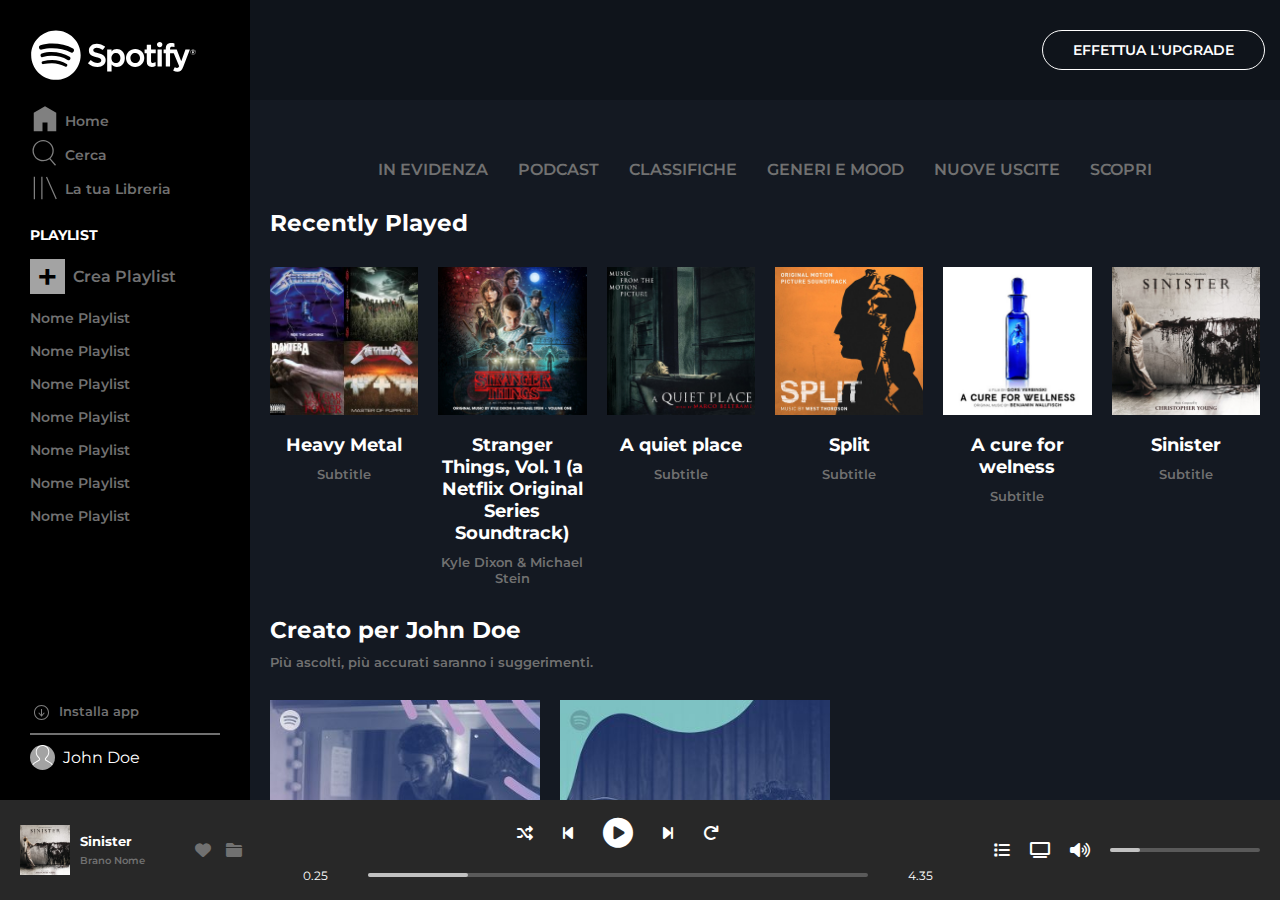
<file: index.html>
<!DOCTYPE html>
<html lang="en">
<head>
    <meta charset="UTF-8">
    <meta http-equiv="X-UA-Compatible" content="IE=edge">
    <meta name="viewport" content="width=device-width, initial-scale=1.0">
    <title>Spotify Web</title>

    <!-- <link rel="stylesheet" href="./CSS/style.css"> -->
    <link rel="stylesheet" href="./BONUS/style_bonus.css">
    <link rel="stylesheet" href="https://cdnjs.cloudflare.com/ajax/libs/font-awesome/6.0.0/css/all.min.css">
    <link rel="preconnect" href="https://fonts.googleapis.com">
    <link rel="preconnect" href="https://fonts.gstatic.com" crossorigin>
    <link href="https://fonts.googleapis.com/css2?family=Montserrat:wght@300;400;500;600;700&display=swap" rel="stylesheet">
</head>
<body>
    <main id="site_main" class="flex">

        <nav class="sidebar flex">
            <div class="sidebar_top">
                <div class="logo">
                    <img class="logo_lg" src="./img/logo.svg" alt="">
                    <img class="logo_sm" src="./img/logo-small.svg" alt="">
                </div>
                <!-- /.logo -->

                <div class="home_menu">
                    <ul class="unstyle">
                        <li class="hover relative">
                            <a href="#" class="flex">
                              <div class="menu_img">
                                <img src="./img/home.svg" alt="">
                              </div>
                              <!-- /.menu_img -->
                              <span class="text_link">
                                Home
                              </span>
                              <!-- /.text_link -->
                            </a>
                        </li>
                        <li class="hover relative">
                            <a href="#" class="flex">
                                <div class="menu_img">
                                  <img src="./img/search.svg" alt="">
                                </div>
                                <!-- /.menu_img -->
                                <span class="text_link">
                                  Cerca
                                </span>
                                <!-- /.text_link -->
                              </a>
                        </li>
                        <li class="hover relative">
                            <a href="#" class="flex">
                                <div class="menu_img">
                                  <img src="./img/libreria.svg" alt="">
                                </div>
                                <!-- /.menu_img -->
                                <span class="text_link">
                                  La tua Libreria
                                </span>
                                <!-- /.text_link -->
                              </a>
                        </li>
                    </ul>
                </div>
                <!-- /.home_menu -->

                <div class="playlist_menu">
                    <h4>PLAYLIST</h4>
                    <ul class="unstyle">
                        <li class="hover">
                            <a href="#" class="create flex fs_16">
                                <span class="add hover">+</span>
                                Crea Playlist
                            </a>
                        </li>
                        <li class="hover">
                            <a href="#">
                                Nome Playlist
                            </a>
                        </li>
                        <li class="hover">
                            <a href="#">
                                Nome Playlist
                            </a>
                        </li>
                        <li class="hover">
                            <a href="#">
                                Nome Playlist
                            </a>
                        </li>
                        <li class="hover">
                            <a href="#">
                                Nome Playlist
                            </a>
                        </li>
                        <li class="hover">
                            <a href="#">
                                Nome Playlist
                            </a>
                        </li>
                        <li class="hover">
                            <a href="#">
                                Nome Playlist
                            </a>
                        </li>
                        <li class="hover">
                            <a href="#">
                                Nome Playlist
                            </a>
                        </li>
                        
                    </ul>
                </div>
                <!-- /.playlist_menu -->
               
            </div>
            <!-- /.sidebar_top -->

            <div class="sidebar_bottom flex">
                
                <a href="#" class="install hover">
                    <img src="./img/download.svg" alt="">
                    <span class="text">Installa app</span> 
                </a>
                <!-- /.install -->
                    
                <hr>

                <div class="user flex">
                    <img src="./img/profile.svg" alt="">
                    <span class="text">John Doe </span>
                </div>


            </div>
            <!-- /.sidebar_bottom -->

        </nav>
        <!-- /.sidebar -->

        <div class="albums_container flex">
            <div class="albums_header flex">
                <a href="#" class="upgrade white">
                    EFFETTUA L'UPGRADE
                </a>
                <!-- /.upgrade -->
            </div>
            <!-- /.albums_header -->

            <div class="wrapper_music">
                <nav class="albums_menu row flex">
                    <ul class="unstyle flex">
                        <li class="hover relative">
                            <a href="#">
                                IN EVIDENZA
                                <hr>
                            </a>
                            
                        </li>
                        <li class="hover relative">
                            <a href="#">
                                PODCAST
                                <hr>
                            </a>
                            
                        </li>
                        <li class="hover relative">
                            <a href="#">
                                CLASSIFICHE
                                <hr>
                            </a>
                            
                        </li>
                        <li class="hover relative">
                            <a href="#">
                                GENERI E MOOD
                                <hr>
                            </a>
                            
                        </li>
                        <li class="hover relative">
                            <a href="#">
                                NUOVE USCITE
                                <hr>
                            </a>
                            
                        </li>
                        <li class="hover relative">
                            <a href="#">
                                SCOPRI
                                <hr>
                            </a>
                        
                        </li>
                    </ul>
                    <!-- /.ul unstyle -->
                </nav>
                <!-- /.albums_menu row -->

                
                <div class="recent row flex">
                    <h2 class="row_title white">Recently Played</h2>
                    <!-- row title -->
                    <div class="card_container flex">
                        <div class="card flex">
                            <div class="img_container relative">
                                <img class="album_cover" src="./img/metal_lifting.jpg" alt="">
                                <div class="overlay flex">
                                    <i class="fa-solid fa-circle-play white"></i>
                                </div>
                                <!-- /.overlay -->
                            </div>
                            <!-- img_container -->
                            <h3 class="white">Heavy Metal</h3>
                            <div class="subtitle">
                                Subtitle
                            </div>
                            <!-- /.subtitle -->
                        </div>
                        <!-- /.card -->
                        <div class="card flex relative ">
                            <div class="img_container relative">
                                <img class="album_cover" src="./img/stranger.jpeg" alt="">
                                <div class="overlay flex">
                                    <i class="fa-solid fa-circle-play white"></i>
                                </div>
                                <!-- /.overlay -->
                            </div>
                            <!-- /.img_container relative -->
                            
                            <h3 class="white">
                                Stranger Things, Vol.
                                1 (a Netflix Original 
                                Series Soundtrack)
                            </h3>
                            <div class="subtitle">
                                Kyle Dixon & Michael Stein
                            </div>
                            <!-- /.subtitle -->
                        </div>
                        <!-- /.card -->
                        <div class="card flex relative">
                            <div class="img_container relative">
                                <img class="album_cover" src="./img/aquietplace.jpeg" alt="">
                                <div class="overlay flex">
                                    <i class="fa-solid fa-circle-play white"></i>
                                </div>
                                <!-- /.overlay -->
                            </div>
                            <!-- /.img_container relative -->
                            
                            <h3 class="white">A quiet place</h3>
                            <div class="subtitle">
                                Subtitle
                            </div>
                            <!-- /.subtitle -->
                        </div>
                        <!-- /.card -->
                        <div class="card flex relative">
                            <div class="img_container relative">
                                <img class="album_cover" src="./img/split.jpeg" alt="">
                            <div class="overlay flex">
                                <i class="fa-solid fa-circle-play white"></i>
                            </div>
                                <!-- /.overlay -->
                            </div>
                            <!-- /.img_container relative -->
                            
                            <h3 class="white">Split</h3>
                            <div class="subtitle">
                                Subtitle
                            </div>
                            <!-- /.subtitle -->
                        </div>
                        <!-- /.card -->
                        <div class="card flex relative">
                            <div class="img_container relative">
                                <img class="album_cover" src="./img/cure.jpeg" alt="">
                                <div class="overlay flex">
                                    <i class="fa-solid fa-circle-play white"></i>
                                </div>
                                <!-- /.overlay -->
                            </div>
                            <!-- /.img_container relative -->
                            
                            <h3 class="white">A cure for welness</h3>
                            <div class="subtitle">
                                Subtitle
                            </div>
                            <!-- /.subtitle -->
                        </div>
                        <!-- /.card -->
                        <div class="card flex relative">
                            <div class="img_container relative">
                                <img class="album_cover" src="./img/sinister.jpeg" alt="">
                                <div class="overlay flex">
                                    <i class="fa-solid fa-circle-play white"></i>
                                </div>
                                <!-- /.overlay -->
                            </div>
                            <!-- /.img_container relative -->
                            
                            <h3 class="white">Sinister</h3>
                            <div class="subtitle">
                                Subtitle
                            </div>
                            <!-- /.subtitle -->
                        </div>
                        <!-- /.card -->
                    </div>
                    <!-- /.card_container -->
                  
                </div>
                <!-- /.recent row -->

                

                <div class="foryou row">
                    <h2 class="row_title white">Creato per John Doe</h2>
                    <div class="subtitle">Più ascolti, più accurati saranno i suggerimenti.</div>
                    <!-- row title -->
                    <div class="card_container flex">
                        <div class="card flex relative">
                            <div class="img_container relative">
                                <img class="album_cover" src="./img/radar.jpeg" alt="">
                                <div class="overlay flex">
                                    <i class="fa-solid fa-circle-play white"></i>
                                </div>
                                <!-- /.overlay -->
                            </div>
                            <!-- /.img_container relative -->
                        
                        <h3 class="white">Release Radar</h3>
                    </div>
                    <!-- /.card -->
                    <div class="card flex relative">
                        <div class="img_container relative">
                            <img class="album_cover" src="./img/mixdaily.jpeg" alt="">
                            <div class="overlay flex">
                                <i class="fa-solid fa-circle-play white"></i>
                            </div>
                            <!-- /.overlay -->
                        </div>
                        <!-- /.img_container relative -->
                        
                        <h3 class="white">Daily Mix 1</h3>
                    </div>
                    <!-- /.card -->
                </div>
                <!-- Card Container -->
                
                </div>
                <!-- /.foryou row -->
                

                <div class="popular row">
                    <h2 class="row_title white">Artisti più popolari</h2>
                    <div class="subtitle">Più ascolti, più accurati saranno i suggerimenti.</div>
                    <!-- row title -->
                    <div class="card_container flex">
                        <div class="card flex relative">
                            <div class="img_container relative">
                                <img class="album_cover circle" src="./img/youg.jpeg" alt="">
                            <div class="overlay flex circle">
                                <i class="fa-solid fa-circle-play white"></i>
                            </div>
                            <!-- /.overlay -->
                            </div>
                            <!-- /.img_container relative -->
                        
                        <h3 class="white">Release Radar</h3>
                    </div>
                    <!-- /.card -->
                    <div class="card flex relative">
                        <div class="img_container relative">
                            <img class="album_cover circle" src="./img/einaudi.jpeg" alt="">
                            <div class="overlay flex circle">
                                <i class="fa-solid fa-circle-play white"></i>
                            </div>
                            <!-- /.overlay -->
                        </div>
                        <!-- /.img_container relative -->
                        
                        <h3 class="white">Daily Mix 1</h3>
                    </div>
                    <!-- /.card -->
                    </div>
                <!-- /.card_container -->
                </div>
                <!-- /.popular row -->
        </div>
        <!-- /.albums_container -->
            </div>
            <!-- /.wrapper_music -->
              
        
            
    </main>
    <!-- /#site_main -->

    <footer id="site_footer" class="flex">
        <div class="player_left flex">
            <div class="current_album flex">
                <img src="./img/sinister.jpeg" alt="">
                <div class="current_album_title">
                    <h5 class="white">Sinister</h5>
                    <a class="subtitle hover">
                        Brano Nome
                    </a>
                </div>
                <!-- /.current_album_title -->
             </div>
            <!-- current album -->
            <div class="like_folder flex">
                <a href="#"><i class="fa-solid fa-heart"></i></a>
                <a href="#"><i class="fa-solid fa-folder"></i></a>
            </div>
            <!-- /.like_folder flex -->
         </div>
        <!-- /.player left -->

        <div class="player_main flex">
            <div class="player flex white">
                <i class="fa-solid fa-shuffle"></i>
                <i class="fa-solid fa-backward-step"></i>
                <i class="fa-solid fa-circle-play fa fs_30 animation"></i>
                <i class="fa-solid fa-forward-step"></i>
                <i class="fa-solid fa-arrow-rotate-right"></i>
            </div>
            <!-- /.player flex -->
            <div class="loading_lg flex">
                <div class="time_played white">
                    0.25
                </div>
                <!-- /.time_played -->
                <div class="loading_charge relative">
                    <hr>
                    <hr class="short absolute">
                    <div class="loading_circle lg">

                    </div>
                    <!-- /.loading_circle -->
                </div>
                <!-- /.loading_charge -->
                
                <div class="time_played white">
                    4.35
                </div>
                <!-- /.time_left -->
                
            </div>
            <!-- /.loading_lg flex -->
        </div>
        <!-- /.player main -->
        <div class="player_right flex white">
            <i class="fa-solid fa-list hidden"></i>
            <i class="fa-solid fa-tv hidden"></i>
            <i class="fa-solid fa-volume-high"></i>
            <div class="loading_charge relative">
                <hr>
                <hr class="short absolute">
                <div class="loading_circle sm">

                </div>
                <!-- /.loading_circle sm -->
            </div>
            <!-- /.loading_charge -->

        </div>
        <!-- /.player right -->
    </footer>
    <!-- /#site_footer -->
</body>
</html>
</file>
<file: CSS/style.css>
/* Variables */

:root {
--sidebar-black: #000000;
--header-black: #080B12;
--main-bg-color: #141922;
--footer-bg-color: #282828;
--sidebar-gray-text: #717171;
--add-bg-gray: #A3A3A3;
--loading-bar-light-gray: #C1C1C1;
--loading-bar-dark-gray: #5A5A5A;
--home-bg-color: #D2D2D2;
--white-color: #FFFFFF;
--active-green: #ADFF2F;

}

/* Common rules & Utility */
* {
    margin: 0;
    padding: 0;
    box-sizing: border-box;
    font-family: 'Montserrat', sans-serif;
}

.flex {
    display: flex;
}

.relative {
    position: relative;
}

.absolute {
    position: absolute;
    left:0;
    top:0;
}

img {
    max-width: 100%;
}

.unstyle {
    list-style: none;
}

a {
    text-decoration: none;
}
.sidebar a, .albums_menu a, .subtitle {
     color: var(--sidebar-gray-text);
     font-weight: 600;
}

.circle {
    border-radius: 50%;
}

.fs_16 {
    font-size: 16px;
}

.fs_30 {
    font-size: 30px;
}

.white {
    color: var(--white-color)
}

.subtitle {
    font-size: 13px;
}


/* Effects */

.hover:hover a {
    color: white;
}

.hover:hover a::after {
    visibility: visible;
  }
  
.sidebar_top li:hover img {
    filter: brightness(100%);
}

.sidebar_top .hover:hover .add {
    color: var(--white-color);
}

.sidebar_bottom .install:hover {
    color: var(--white-color);
}

.sidebar_bottom .install:hover img {
    filter: brightness(100%);
}

.upgrade:hover {
    transform: scale(1.1)
}

a:hover hr {
    visibility: visible;
}

.overlay:hover {
    opacity:1;
}

.player_left a:hover {
    text-decoration: underline;
    color: var(--white-color);
    cursor: pointer;
}

.animation:hover {
    transform: scale(1.1);
}

.loading_charge:hover .loading_circle {
    visibility: visible;
    transition: 1ms;
}

.loading_charge:hover .short {
    transition: 1ms;
    border: 2px solid var(--active-green)
}

.hover:hover a::after {
    visibility: visible;
  }
  
  .home_menu a::after {
    visibility: hidden;
    background-color: var(--active-green);
    width: 3px;
    height: 40px;
    position: absolute;
    left: -29px;
    transform: translate(-50%);
    content: "";
  }



/* Main */

main {
    height: calc(100vh - 100px);
}

/* Sidebar */

.sidebar {
    width: 250px;
    height: 100%;
    background-color: var(--sidebar-black);
    flex-direction: column;
    justify-content: space-between;
    padding: 30px;
    
}

.sidebar_top {
    font-size: 14px;
}

.sidebar .logo_lg {
    height: 50px;
}

.sidebar .logo_sm {
    height: 30px;
    display: none;
}

.sidebar .home_menu {
    margin: 20px 0;
}

.sidebar .home_menu a {
    align-items: center;
    column-gap: 5px;
}

.sidebar a img {
    height: 30px;
    filter: brightness(0.5);
}

.sidebar h4 {
    color: var(--white-color);
    margin-bottom: 15px;
}

.create {
    column-gap: 8px;
    align-items: center;
}

.add {
    display: flex;
    align-items: center;
    justify-content: center;
    background-color: var(--add-bg-gray);
    color: var(--sidebar-black);
    font-size: 35px;
    height: 35px;
    width: 35px;
    text-align: center;
}

.playlist_menu li {
    margin-bottom: 15px;
}

.sidebar_bottom {
    flex-direction: column;
} 
.sidebar_bottom .install img {
    height: 20px;
    width: auto;
    vertical-align: middle;
    margin-right: 5px;
}

.sidebar_bottom .install {
    font-size: 13px;
}

.sidebar hr {
    border: 0.5px solid var(--sidebar-gray-text);
    margin: 10px 0;
}

.sidebar_bottom .user img {
    height: 25px;
    width: 25px;
    background-color: var(--add-bg-gray);
    border-radius: 50%;
    
}

.sidebar_bottom .user {
    color: var(--white-color);
    align-items: center;
    column-gap: 8px;
}




/* Album container */

.albums_container {
    width: calc(100% - 250px);
    background-color: var(--main-bg-color);
    flex-direction: column;
    row-gap: 30px;
    overflow-y: auto;
}


.albums_header {
    height: 100px;
    background-color: #080b125c;
    align-items: center;
    justify-content: end;
    flex-shrink: 0;
}

.upgrade {
    font-size: 14px;
    font-weight:600;
    border: 1px solid var(--white-color);
    padding: 10px 30px;
    border-radius: 20px;
    margin-right: 15px;
    transition: 0.5s;
}

.albums_menu {
    align-self: center;
}

.albums_menu ul {
    justify-content: center;
    flex-wrap: wrap;
    column-gap: 30px;
}

.albums_menu hr {
    visibility: hidden;
    border: 1px solid var(--active-green);
    width: 40px;
    position: absolute;
    left:50%;
    transform: translate(-50%);
}

.row {
    padding: 0 20px;
    flex-direction: column;
    flex-wrap: wrap;
    margin-top: 30px;
}

.card_container {
    width: 100%;
    column-gap: 20px;
    margin-top: 30px;
}

.row_title{
    font-size: 23px;
    font-weight: bolder;
}

.card {
    text-align: center;
    flex-direction: column;
    align-items: center;
    width: 270px;
}

.overlay {
    position: absolute;
    top:0;
    left:0;
    width: 100%;
    height: 100%;
    background-color: rgba(0, 0, 0, 0.7);
    align-items: center;
    justify-content: center;
    font-size: 50px;
    opacity: 0;
}

.card img {
    object-fit: contain;
}

.card h3 {
    margin-top: 15px;
    margin-bottom: 10px;
    font-size: 18px;
}

.row>.subtitle {
    margin-top: 10px;
}


/* Footer */

footer {
    height: 100px;
    background-color: var(--footer-bg-color);
    justify-content: space-between;
    align-items: center;
}

.current_album {
    align-items: center;
    column-gap: 10px;
}

.player_left, .player_right {
    padding: 0 20px;
}

.player_left {
    align-items: center;
    column-gap: 50px;
}

.player_left img {
    width: 50px;
    object-fit: contain;
}

.player_left .subtitle {
    font-size: 10px;
}

.like_folder {
    column-gap: 15px;
}

.like_folder a {
    color: var(--sidebar-gray-text);
}

.player_main {
    flex-direction: column;
    row-gap: 20px;
    
}


.player {
    align-items: center;
    justify-content: center;
    column-gap: 30px;
}

.loading_lg {
    align-items: center;
    column-gap: 40px;
    font-size: 12px;
}

.loading_lg hr {
    border: 2px solid var(--loading-bar-dark-gray);
    border-radius: 10px;
    width: 500px;
    height: 1px;

}


.loading_lg .short {
    border: 2px solid var(--loading-bar-light-gray);
    width: 100px;
    height: 1px;
}

.loading_circle {
    background-color: var(--white-color);
    width: 15px;
    height: 15px;
    border-radius: 50%;
    visibility: hidden;
}

.loading_circle.lg {
    position: absolute;
    left: 95px;
    top:-5px;
}

.player_right {
    column-gap: 20px;
    align-items: center;
}

.player_right hr {
    border: 2px solid var(--loading-bar-dark-gray);
    border-radius: 10px;
    width: 150px;
    height: 1px;
}

.player_right .short {
    border: 2px solid var(--loading-bar-light-gray);
    width: 30px;
    height: 1px;
}

.loading_circle.sm {
    position: absolute;
    left: 25px;
    top:-5px;
}



@media screen and (max-width:1200px) {

    .card_container {
        flex-wrap: wrap;
        row-gap: 20px;
        
    }

    .card {
        width: calc(100% / 4 - 20px);
    }

    .loading_lg hr {
        width: 300px;
    }

    .loading_lg .short {
        width: 50px;
    }

    .loading_circle {
        background-color: var(--white-color);
        width: 10px;
        height: 10px;
        border-radius: 50%;
    }

    .loading_circle.lg {
        position: absolute;
        left: 45px;
        top:-3px;
    }

    
}

@media screen and (max-width:767px) {
    
    .albums_menu ul {
        row-gap: 40px;
    }

    .row {
        margin-top: 0;
    }

    .card_container {
        column-gap: 5px;
    }

    .card {
        width: calc(100% / 2 - 20px);
    }

    .player_left img {
        width: 45px;
    }

    .like_folder {
        flex-direction: column;
        row-gap: 5px;
    }

    .loading_lg hr {
        width: 200px;
    }

    .loading_lg .short {
        width: 30px;
    }

    .loading_circle {
        background-color: var(--white-color);
        width: 10px;
        height: 10px;
        border-radius: 50%;
    }

    .loading_circle.lg {
        position: absolute;
        left: 25px;
        top:-3px;
    }

    .loading_lg {
        column-gap: 10px;
        font-size: 8px;
    }


 }


@media screen and (max-width:480px) {
    main {
        height: calc(100vh - 90px);
    }
    
    .sidebar {
        width: 50px;
        align-items: center;
        padding: 5px;
    }

    .albums_container {
        width: calc(100% - 50px);
        row-gap: 30px;
    }

    .sidebar_top {
        display: flex;
        flex-direction: column;
        align-items: center;
    }
    

    .sidebar .logo_lg {
        display: none;
    }

    .sidebar .logo_sm {
        display: block;
    }

    .sidebar a img {
        height: 28px;
    }

    .sidebar .home_menu {
        margin-top: 15px;
    }

    .sidebar .home_menu li {
        margin-bottom: 10px;
    }

    .text_link,.text {
        display: none;
    }

    .playlist_menu {
        display: none;
    }

    .sidebar_bottom {
        align-items: center;
    }

    .sidebar_bottom .install img {
        height: 15px;
        margin-right: 0;
        margin-bottom: 15px;
    }

    .sidebar hr {
        display: none;
    }

    .sidebar_bottom .user img {
        height: 25px;
        width: 25px;
        background-color: var(--add-bg-gray);
        border-radius: 50%;
    }

    .sidebar_bottom .user {
        flex-direction: column;
        align-items: center;
    }

    .albums_header {
        height: 70px;
    }

    .upgrade {
        font-size: 8px;
        border: 1px solid var(--white-color);
        padding: 10px 30px;
    }

    .albums_menu ul {
        font-size: 12px;
        column-gap: 20px;
        row-gap: 20px;
    }

    .row {
        padding: 0 5px;
    }

    .row_title {
        font-size: 20px;
    }

    .card_container {
        margin-top: 25px;
    }

    .card {
        width: calc(100% / 2 - 5px);
    }

    .card h3 {
        margin-top: 5px;
        margin-bottom: 5px;
        font-size: 15px;
    }

    .subtitle {
        font-size: 12px;
    }

    footer {
        height: 90px;
    }

    .player_left {
        column-gap: 15px;
    }

    .player_left, .player_right {
        padding: 0 6px;
    }

    .player_left img {
        width: 20px;
    }

    .player_left h5 {
        font-size: 7px;
    }

    .player_left .subtitle {
        font-size: 5px;
    }

    .current_album {
        column-gap: 7px;
    }

    .current_album_title {
        line-height: 4px;
    }

    .like_folder {
        row-gap: 4px;
        font-size: 12px;
    }

    .player_main {
        row-gap: 12px;
    }

    .player {
        font-size: 12px;
        column-gap: 15px;
    }

    .loading_lg hr {
        border: 1px solid var(--loading-bar-dark-gray);
        width: 100px;
    }

    .loading_lg .short {
        border: 1px solid var(--loading-bar-light-gray);
    }

    .loading_circle {
        width: 6px;
        height: 6px;
        border-radius: 50%;
    }

    .loading_circle.lg {
        position: absolute;
        left: 25px;
        top: -2px;
    }

    .loading_charge:hover .short {
        border: 1px solid var(--active-green);
    }
    
    .player_right {
        column-gap: 10px;
        font-size: 12px;
    }

    .player_right hr {
        border: 1px solid var(--loading-bar-dark-gray);
        width: 50px;
    }

    .player_right .short {
        border: 1px solid var(--loading-bar-light-gray);
        width: 10px;
    }

    .loading_circle.sm {
        position: absolute;
        left: 8px;
        top: -2px;
    }

    .home_menu a::after {
        visibility: hidden;
        background-color: var(--active-green);
        width: 3px;
        height: 40px;
        position: absolute;
        left: -10px;
        transform: translate(-50%);
        content: "";
      }
    
    

}






/* Icons */

/* Heart: <i class="fa-solid fa-heart-half"></i>

Folder: <i class="fa-solid fa-folder-blank"></i>

shuffle: <i class="fa-solid fa-shuffle"></i>

Backward: <i class="fa-solid fa-backward-step"></i>

Forward: <i class="fa-solid fa-forward-step"></i>

Arrow rotate : <i class="fa-solid fa-arrow-rotate-right"></i>

List: <i class="fa-solid fa-list"></i>

Video: <i class="fa-solid fa-tv"></i>

Volume: <i class="fa-solid fa-volume-high"></i> */
</file>
<file: BONUS/style_bonus.css>
/* Variables */

:root {
    --sidebar-black: #000000;
    --header-black: #080B12;
    --main-bg-color: #141922;
    --footer-bg-color: #282828;
    --sidebar-gray-text: #717171;
    --add-bg-gray: #A3A3A3;
    --loading-bar-light-gray: #C1C1C1;
    --loading-bar-dark-gray: #5A5A5A;
    --home-bg-color: #D2D2D2;
    --white-color: #FFFFFF;
    --active-green: #ADFF2F;
    
}

   
    /* Common rules & Utility */
* {
    margin: 0;
    padding: 0;
    box-sizing: border-box;
    font-family: 'Montserrat', sans-serif;
}

body {
    overflow: hidden;
}
    
.flex {
    display: flex;
}
    
.relative {
    position: relative;
}
    
.absolute {
    position: absolute;
    left:0;
    top:0;
}
    
img {
    max-width: 100%;
}
    
.unstyle {
    list-style: none;
}
    
a {
    text-decoration: none;
}

.sidebar a, .albums_menu a, .subtitle {
    color: var(--sidebar-gray-text);
    font-weight: 600;
}
    
.circle {
    border-radius: 50%;
}
    
.fs_16 {
    font-size: 16px;
}
    
.fs_30 {
    font-size: 30px;
}
    
.white {
    color: var(--white-color)
}
    
.subtitle {
    font-size: 13px;
}
    
    
/* Effects */
    
.hover:hover a {
        color: white;
}
    
.hover:hover a::after {
    visibility: visible;
}
      
.sidebar_top li:hover img {
        filter: brightness(100%);
}
    
.sidebar_top .hover:hover .add {
    color: var(--white-color);
}
    
.sidebar_bottom .install:hover {
    color: var(--white-color);
}
    
.sidebar_bottom .install:hover img {
    filter: brightness(100%);
}
    
.upgrade:hover {
    transform: scale(1.1)
}
    
a:hover hr {
    visibility: visible;
}
    
.overlay:hover {
    opacity:1;
}
    
.player_left a:hover {
    text-decoration: underline;
    color: var(--white-color);
    cursor: pointer;
}
    
.animation:hover {
    transform: scale(1.1);
}
    
.loading_charge:hover .loading_circle {
    visibility: visible;
    transition: 1ms;
}
    
.loading_charge:hover .short {
    transition: 1ms;
    border: 2px solid var(--active-green)
}
    
.hover:hover a::after {
    visibility: visible;
}
      
.home_menu a::after {
    visibility: hidden;
    background-color: var(--active-green);
    width: 3px;
    height: 40px;
    position: absolute;
    left: -29px;
    transform: translate(-50%);
    content: "";
}
    
.img_container:hover img {
    transform: scale(1.2);
    transition: 1000ms;
}

.img_container:hover .overlay {
    transform:scale(1.2);
    transition: 1000ms;
}

    .upgrade:hover {
    transform: scale(1.1);
    color: #ADFF2F;
    border: 1px solid var(--active-green);
    transition: 1000ms;
}

    
    
/* Main */
    
main {
        height: calc(100vh - 100px);
    }
    
/* Sidebar */
    
.sidebar {
    width: 250px;
    height: 100%;
    background-color: var(--sidebar-black);
    flex-direction: column;
    justify-content: space-between;
    padding: 30px;
    overflow: hidden;
        
}
    
.sidebar_top {
    font-size: 14px;
}
    
.sidebar .logo_lg {
    height: 50px;
}
    
.sidebar .logo_sm {
    height: 30px;
    display: none;
}
    
.sidebar .home_menu {
    margin: 20px 0;
}
    
.sidebar .home_menu a {
    align-items: center;
    column-gap: 5px;
}
    
.sidebar a img {
    height: 30px;
    filter: brightness(0.5);
}
    
.sidebar h4 {
    color: var(--white-color);
    margin-bottom: 15px;
}
    
.create {
    column-gap: 8px;
    align-items: center;
}
    
.add {
    display: flex;
    align-items: center;
    justify-content: center;
    background-color: var(--add-bg-gray);
    color: var(--sidebar-black);
    font-size: 35px;
    height: 35px;
    width: 35px;
    text-align: center;
}
    
.playlist_menu li {
    margin-bottom: 15px;
}
    
.sidebar_bottom {
    flex-direction: column;
}

.sidebar_bottom .install img {
    height: 20px;
    width: auto;
    vertical-align: middle;
    margin-right: 5px;
}
    
.sidebar_bottom .install {
    font-size: 13px;
}
    
.sidebar hr {
    border: 0.5px solid var(--sidebar-gray-text);
    margin: 10px 0;
}
    
.sidebar_bottom .user img {
    height: 25px;
    width: 25px;
    background-color: var(--add-bg-gray);
    border-radius: 50%;
        
}
    
.sidebar_bottom .user {
    color: var(--white-color);
    align-items: center;
    column-gap: 8px;
}
    
    
/* Album container */
    
.wrapper_music {
    height: calc(100% - 100px);
    overflow-y: auto;
}
    
.albums_container {
    width: calc(100% - 250px);
    background-color: var(--main-bg-color);
    flex-direction: column;
    row-gap: 30px;
}
    
    
.albums_header {
    height: 100px;
    background-color: #080b125c;
    align-items: center;
    justify-content: end;
    flex-shrink: 0;
}
    
.upgrade {
    font-size: 14px;
    font-weight:600;
    border: 1px solid var(--white-color);
    padding: 10px 30px;
    border-radius: 20px;
    margin-right: 15px;
    transition: 0.5s;
}
    
.albums_menu {
    align-self: center;
}
    
.albums_menu ul {
    justify-content: center;
    flex-wrap: wrap;
    column-gap: 30px;
}
    
.albums_menu hr {
    visibility: hidden;
    border: 1px solid var(--active-green);
    width: 40px;
    position: absolute;
    left:50%;
    transform: translate(-50%);
}
    
.row {
    padding: 0 20px;
    flex-direction: column;
    margin-top: 30px;
}
    
.card_container {
    width: 100%;
    column-gap: 20px;
    margin-top: 30px;
}
    
.row_title{
    font-size: 23px;
    font-weight: bolder;
}
    
.card {
    text-align: center;
    flex-direction: column;
    align-items: center;
    width: 270px;
}
    
.overlay {
    position: absolute;
    top:0;
    left:0;
    width: 100%;
    height: 100%;
    background-color: rgba(0, 0, 0, 0.7);
    align-items: center;
    justify-content: center;
    font-size: 50px;
    opacity: 0;
}
    
.card img {
    object-fit: contain;
}
    
.card h3 {
    margin-top: 15px;
    margin-bottom: 10px;
    font-size: 18px;
}
    
.row>.subtitle {
    margin-top: 10px;
}
    
    
/* Footer */
    
footer {
    height: 100px;
    background-color: var(--footer-bg-color);
    justify-content: space-between;
    align-items: center;
}
    
.current_album {
    align-items: center;
    column-gap: 10px;
}
    
.player_left, .player_right {
    padding: 0 20px;
}
    
.player_left {
    align-items: center;
    column-gap: 50px;
}
    
.player_left img {
    width: 50px;
    object-fit: contain;
}
    
.player_left .subtitle {
    font-size: 10px;
}
    
.like_folder {
    column-gap: 15px;
}
    
.like_folder a {
    color: var(--sidebar-gray-text);
}
    
.player_main {
    flex-direction: column;
    row-gap: 20px;
}
    
.player {
    align-items: center;
    justify-content: center;
    column-gap: 30px;
}
    
.loading_lg {
    align-items: center;
    column-gap: 40px;
    font-size: 12px;
}
    
.loading_lg hr {
    border: 2px solid var(--loading-bar-dark-gray);
    border-radius: 10px;
    width: 500px;
    height: 1px;
}
    
    
.loading_lg .short {
    border: 2px solid var(--loading-bar-light-gray);
    width: 100px;
    height: 1px;
}
    
.loading_circle {
    background-color: var(--white-color);
    width: 15px;
    height: 15px;
    border-radius: 50%;
    visibility: hidden;
}
    
.loading_circle.lg {
    position: absolute;
    left: 95px;
    top:-5px;
}
    
.player_right {
    column-gap: 20px;
    align-items: center;
}
    
.player_right hr {
    border: 2px solid var(--loading-bar-dark-gray);
    border-radius: 10px;
    width: 150px;
    height: 1px;
}
    
.player_right .short {
    border: 2px solid var(--loading-bar-light-gray);
    width: 30px;
    height: 1px;
}
    
.loading_circle.sm {
    position: absolute;
    left: 25px;
    top:-5px;
}
    
    
    
@media screen and (max-width:1200px) {
        
    .card_container {
        row-gap: 20px;
        flex-wrap: nowrap;
        overflow-x: hidden;
    }
    
    .card {
        width: calc(100% / 4 - 20px);
        flex-grow: 0;
        flex-shrink: 0;
    }
    
    .loading_lg hr {
        width: 300px;
    }
    
    .loading_lg .short {
        width: 50px;
    }
    
    .loading_circle {
        background-color: var(--white-color);
        width: 10px;
        height: 10px;
        border-radius: 50%;
    }
    
    .loading_circle.lg {
        position: absolute;
        left: 45px;
        top:-3px;
    }
    
        
}
    
@media screen and (max-width:767px) {
        
    .albums_menu ul {
        row-gap: 40px;
    }
    
    .row {
        margin-top: 0;
    }
    
    .card_container {
        column-gap: 5px;
    }
    
    .card {
        width: calc(100% / 2 - 20px);
    }
    
    .player_left img {
        width: 45px;
    }
    
    .like_folder {
        flex-direction: column;
        row-gap: 5px;
    }
    
    .loading_lg hr {
        width: 200px;
    }
    
    .loading_lg .short {
        width: 30px;
    }
    
    .loading_circle {
        background-color: var(--white-color);
        width: 10px;
        height: 10px;
        border-radius: 50%;
    }
    
    .loading_circle.lg {
        position: absolute;
        left: 25px;
        top:-3px;
    }
    
    .loading_lg {
        column-gap: 10px;
        font-size: 8px;
    }
    
    
}
    
    
@media screen and (max-width:480px) {

        
    main {
        height: calc(100vh - 90px);
    }
        
    .sidebar {
        width: 50px;
        align-items: center;
        padding: 5px;
    }
    
    .albums_container {
        width: calc(100% - 50px);
        row-gap: 30px;
    }
    
    .sidebar_top {
        display: flex;
        flex-direction: column;
        align-items: center;
    }
        
    .sidebar .logo_lg {
        display: none;
    }
    
    .sidebar .logo_sm {
        display: block;
    }
    
    .sidebar a img {
        height: 28px;
    }
    
    .sidebar .home_menu {
        margin-top: 15px;
    }
    
    .sidebar .home_menu li {
        margin-bottom: 10px;
    }
    
    .text_link,.text {
        display: none;
    }
    
    .playlist_menu {
        display: none;
    }
    
    .sidebar_bottom {
        align-items: center;
    }
    
    .sidebar_bottom .install img {
        height: 15px;
        margin-right: 0;
        margin-bottom: 15px;
    }
    
    .sidebar hr {
        display: none;
    }
    
    .sidebar_bottom .user img {
        height: 25px;
        width: 25px;
        background-color: var(--add-bg-gray);
        border-radius: 50%;
    }
    
    .sidebar_bottom .user {
        flex-direction: column;
        align-items: center;
    }
    
    .albums_header {
        height: 70px;
    }
    
    .upgrade {
        font-size: 8px;
        border: 1px solid var(--white-color);
        padding: 10px 30px;
    }
    
    .albums_menu ul {
        font-size: 12px;
        column-gap: 20px;
        row-gap: 20px;
    }
    
    .row {
        padding: 0 5px;
    }
    
    .row_title {
        font-size: 20px;
    }
    
    .card_container {
        margin-top: 25px;
    }
    
    .card {
        width: calc(100% / 2 - 5px);
    }
    
    .card h3 {
        margin-top: 5px;
        margin-bottom: 5px;
        font-size: 15px;
    }
    
    .subtitle {
        font-size: 12px;
    }
    
    footer {
        height: 90px;
        justify-content: space-around;
    }
    
    .player_left {
        column-gap: 15px;
    }
    
    .player_left, .player_right {
        padding: 0 6px;
    }
    
    .player_left img {
        width: 50px;
    }
    
    .current_album {
        column-gap: 7px;
    }
    
    .current_album_title {
        display: none;
    }
    
    .like_folder {
        display: none;
    }
    
    .player_main {
        row-gap: 12px;
    }
    
    .player {
        font-size: 12px;
        column-gap: 15px;
    }
    
    .loading_lg hr {
        border: 1px solid var(--loading-bar-dark-gray);
        width: 100px;
    }
    
    .loading_lg .short {
        border: 1px solid var(--loading-bar-light-gray);
    }
    
    .loading_circle {
        width: 6px;
        height: 6px;
        border-radius: 50%;
    }
    
    .loading_circle.lg {
        position: absolute;
        left: 25px;
        top: -2px;
    }
    
    .loading_charge:hover .short {
        border: 1px solid var(--active-green);
    }
        
    .player_right {
        column-gap: 10px;
        font-size: 12px;
    }

    .player_right .hidden {
        display: none;
    }
    
    .player_right hr {
        border: 1px solid var(--loading-bar-dark-gray);
        width: 50px;
    }
    
    .player_right .short {
        border: 1px solid var(--loading-bar-light-gray);
        width: 10px;
    }
    
    .loading_circle.sm {
        position: absolute;
        left: 8px;
        top: -2px;
    }
    
    .home_menu a::after {
        visibility: hidden;
        background-color: var(--active-green);
        width: 3px;
        height: 40px;
        position: absolute;
        left: -10px;
        transform: translate(-50%);
        content: "";
    }
}
   
@media screen and (max-height: 260px) {

    .albums_header {
        visibility: hidden;
        transition: 500ms;
    }
    
}
    

    
    
    
    
    /* Icons */
    
    /* Heart: <i class="fa-solid fa-heart-half"></i>
    
    Folder: <i class="fa-solid fa-folder-blank"></i>
    
    shuffle: <i class="fa-solid fa-shuffle"></i>
    
    Backward: <i class="fa-solid fa-backward-step"></i>
    
    Forward: <i class="fa-solid fa-forward-step"></i>
    
    Arrow rotate : <i class="fa-solid fa-arrow-rotate-right"></i>
    
    List: <i class="fa-solid fa-list"></i>
    
    Video: <i class="fa-solid fa-tv"></i>
    
    Volume: <i class="fa-solid fa-volume-high"></i> */
</file>
